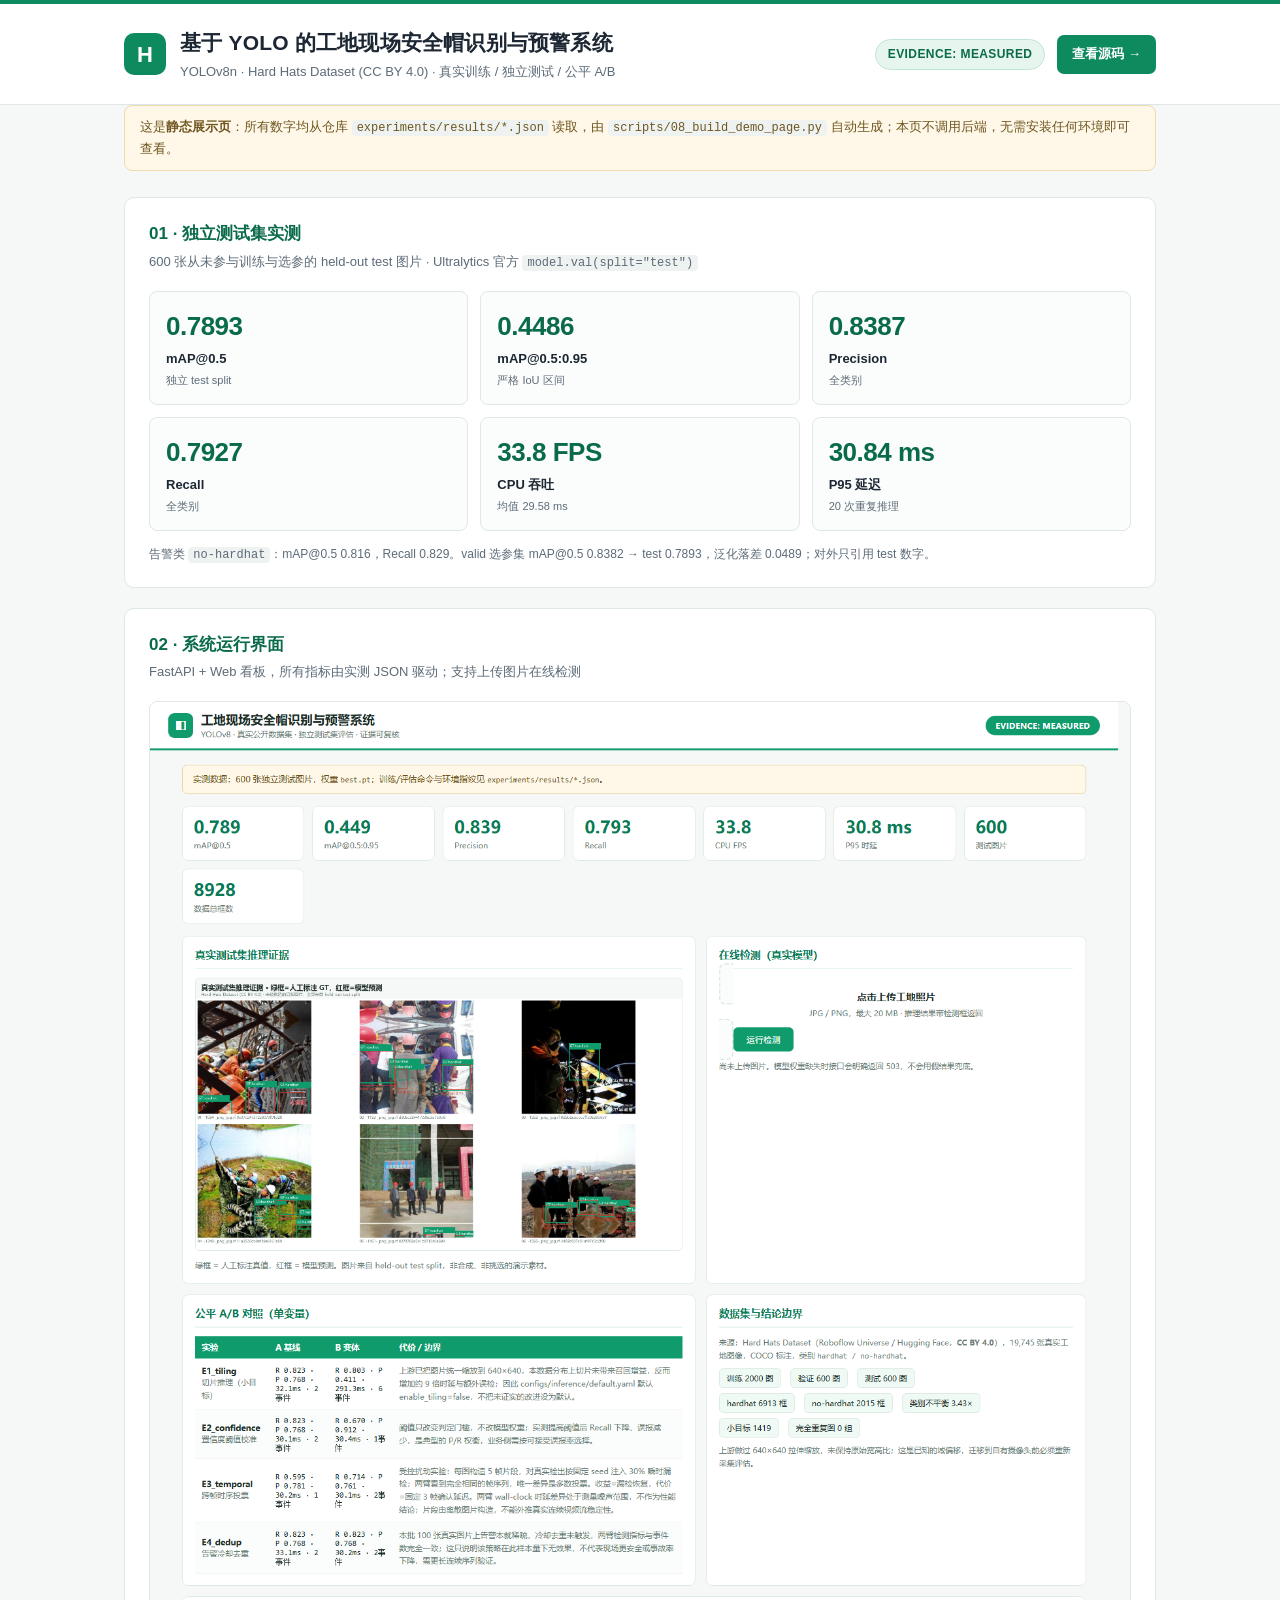
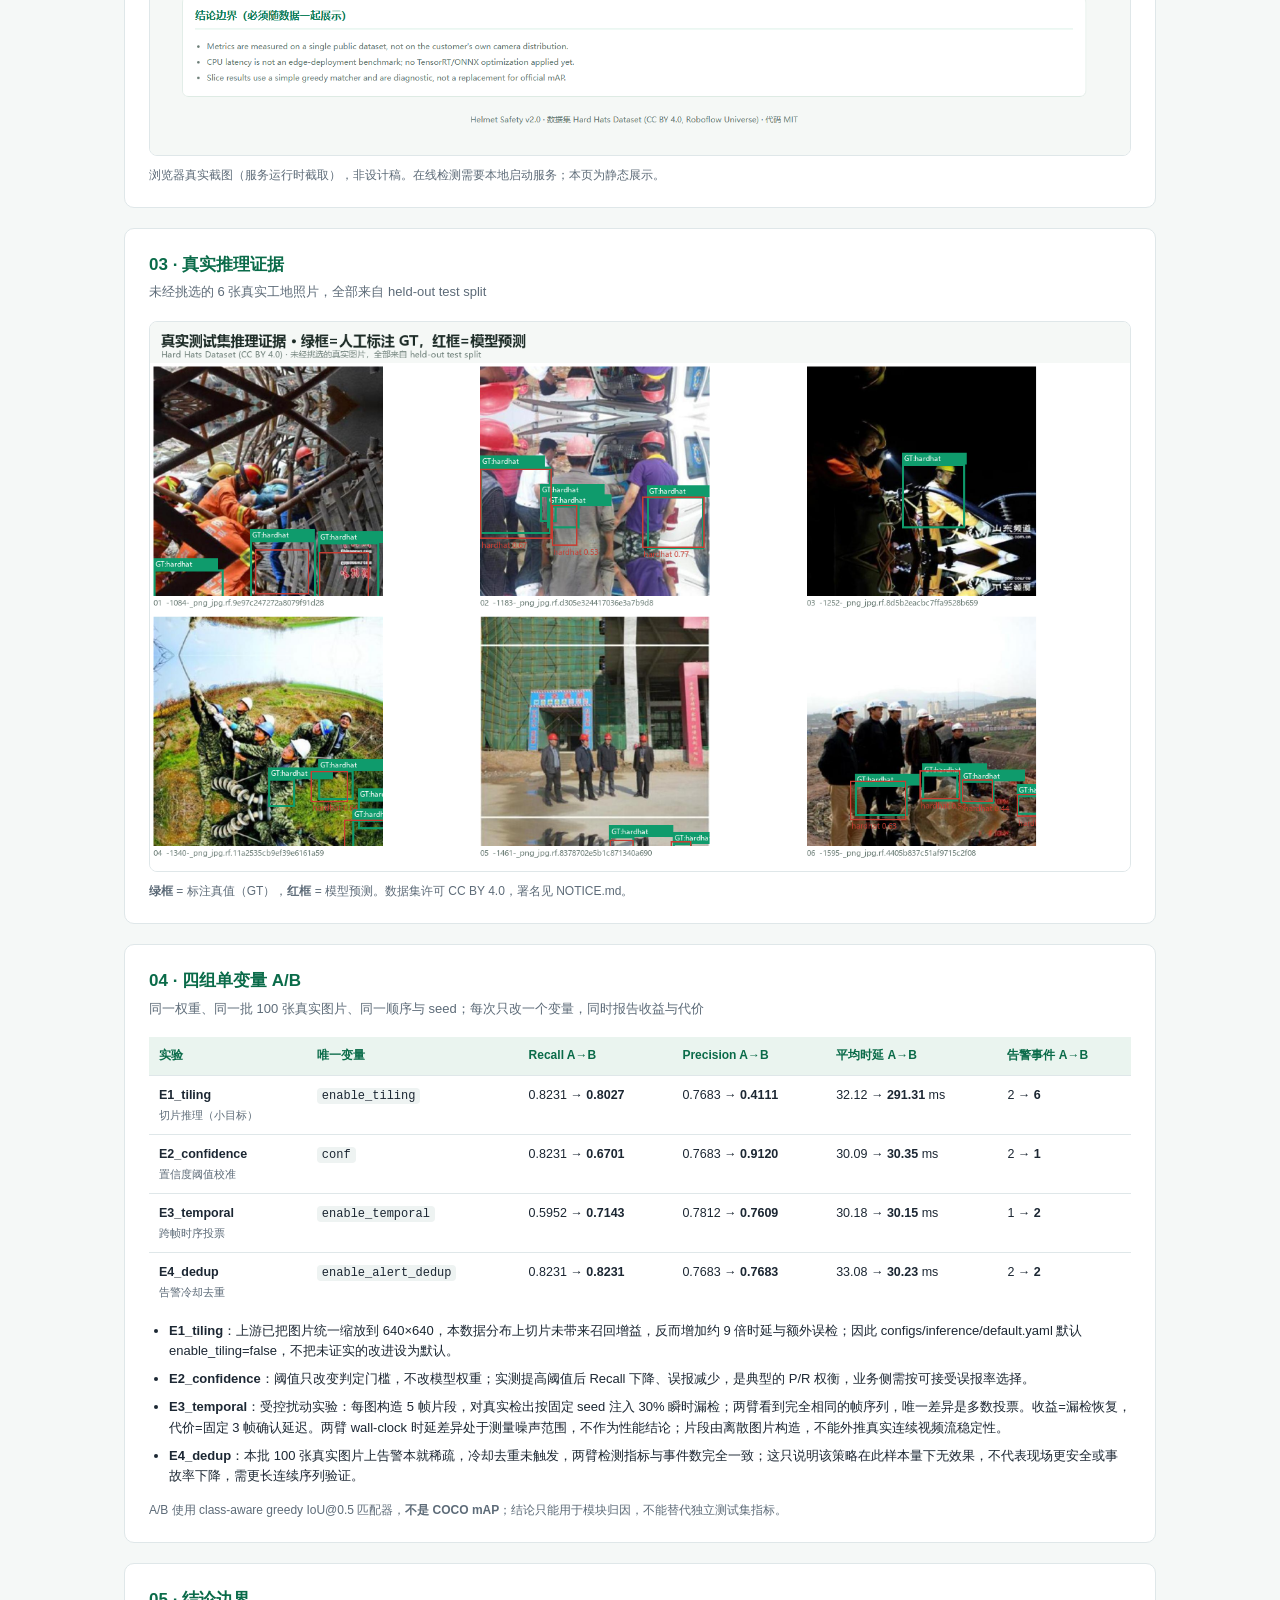
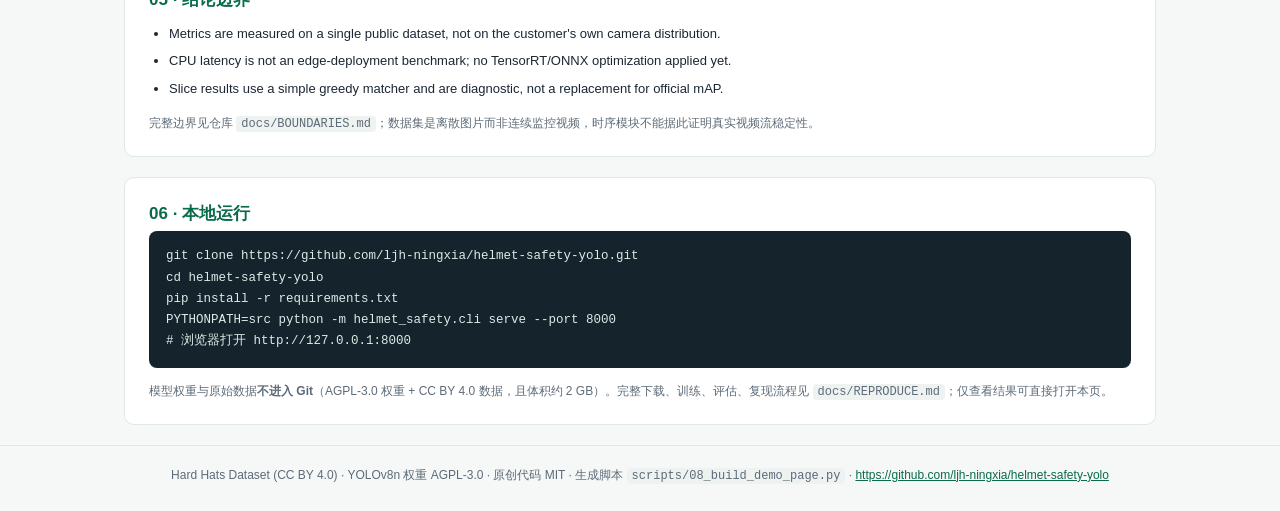
<file: docs/index.html>
<!doctype html>
<html lang="zh-CN">
<head>
<meta charset="utf-8">
<meta name="viewport" content="width=device-width, initial-scale=1">
<title>工地安全帽识别与预警系统 · 实测展示</title>
<style>
:root{--green:#0e8a5f;--green-d:#0a6b49;--ink:#1c2733;--muted:#5d6b78;--line:#dfe7e9;--bg:#f5f8f7;--card:#fff;--amber:#8a6a28;--amber-bg:#fff8e8}
*{box-sizing:border-box}
body{margin:0;background:var(--bg);color:var(--ink);font-family:-apple-system,BlinkMacSystemFont,"Segoe UI","Microsoft YaHei","PingFang SC",Arial,sans-serif;line-height:1.6}
.wrap{max-width:1080px;margin:0 auto;padding:0 24px}
header{background:#fff;border-top:4px solid var(--green);border-bottom:1px solid var(--line)}
header .wrap{display:flex;align-items:center;justify-content:space-between;gap:24px;padding-top:22px;padding-bottom:22px;flex-wrap:wrap}
.brand{display:flex;align-items:center;gap:14px}
.logo{width:42px;height:42px;border-radius:10px;background:var(--green);color:#fff;font-weight:700;font-size:22px;display:flex;align-items:center;justify-content:center;flex:none}
h1{font-size:21px;margin:0;letter-spacing:.2px}
.brand p{margin:2px 0 0;color:var(--muted);font-size:13px}
.badges{display:flex;align-items:center;gap:12px;flex-wrap:wrap}
.badge{background:#e6f5ee;color:var(--green-d);border:1px solid #bfe6d3;border-radius:999px;padding:5px 12px;font-size:12px;font-weight:700;letter-spacing:.4px}
.btn{background:var(--green);color:#fff;text-decoration:none;border-radius:7px;padding:9px 15px;font-size:13px;font-weight:600}
.btn:hover{background:var(--green-d)}
main{padding:26px 0 10px}
.notice{background:var(--amber-bg);border:1px solid #ecdcb0;color:#6f5620;border-radius:8px;padding:11px 15px;font-size:13px;margin-bottom:26px}
code{background:#eef3f2;border-radius:4px;padding:1px 5px;font-size:12px;font-family:Consolas,Monaco,monospace}
section{background:var(--card);border:1px solid var(--line);border-radius:10px;padding:22px 24px;margin-bottom:20px}
h2{font-size:17px;margin:0 0 4px;color:var(--green-d)}
.sub{margin:0 0 18px;color:var(--muted);font-size:13px}
.kpis{display:grid;grid-template-columns:repeat(3,1fr);gap:12px}
.kpi{border:1px solid var(--line);border-radius:8px;padding:14px 16px;background:#fbfdfc}
.kpi-v{font-size:26px;font-weight:700;color:var(--green-d);letter-spacing:-.5px}
.kpi-l{font-size:13px;font-weight:600;margin-top:2px}
.kpi-n{font-size:11px;color:var(--muted);margin-top:2px}
.hint{font-size:12px;color:var(--muted);margin:14px 0 0}
img.evidence{width:100%;height:auto;display:block;border:1px solid var(--line);border-radius:8px;background:#fff}
.cap{font-size:12px;color:var(--muted);margin:10px 0 0}
table{width:100%;border-collapse:collapse;font-size:12.5px}
th,td{text-align:left;padding:9px 10px;border-bottom:1px solid var(--line);vertical-align:top}
th{background:#eaf4ef;color:var(--green-d);font-weight:700;font-size:12px}
tr:last-child td{border-bottom:none}
.dim{color:var(--muted);font-size:11px}
ul{margin:10px 0 0;padding-left:20px;font-size:13px}
li{margin-bottom:7px}
pre{background:#14232c;color:#dcebe6;border-radius:8px;padding:15px 17px;overflow:auto;font-size:12.5px;line-height:1.7;margin:0 0 12px}
footer{border-top:1px solid var(--line);color:var(--muted);font-size:12px;text-align:center;padding:20px 24px 30px}
footer a{color:var(--green-d)}
@media(max-width:760px){.kpis{grid-template-columns:repeat(2,1fr)}h1{font-size:18px}table{font-size:11.5px}}
</style>
</head>
<body>
<header><div class="wrap">
  <div class="brand"><div class="logo">H</div><div>
    <h1>基于 YOLO 的工地现场安全帽识别与预警系统</h1>
    <p>YOLOv8n · Hard Hats Dataset (CC BY 4.0) · 真实训练 / 独立测试 / 公平 A/B</p>
  </div></div>
  <div class="badges"><span class="badge">EVIDENCE: MEASURED</span>
  <a class="btn" href="https://github.com/ljh-ningxia/helmet-safety-yolo">查看源码 →</a></div>
</div></header>

<main class="wrap">
<div class="notice">这是<strong>静态展示页</strong>：所有数字均从仓库 <code>experiments/results/*.json</code> 读取，由 <code>scripts/08_build_demo_page.py</code> 自动生成；本页不调用后端，无需安装任何环境即可查看。</div>

<section>
  <h2>01 · 独立测试集实测</h2>
  <p class="sub">600 张从未参与训练与选参的 held-out test 图片 · Ultralytics 官方 <code>model.val(split="test")</code></p>
  <div class="kpis"><div class="kpi"><div class="kpi-v">0.7893</div><div class="kpi-l">mAP@0.5</div><div class="kpi-n">独立 test split</div></div><div class="kpi"><div class="kpi-v">0.4486</div><div class="kpi-l">mAP@0.5:0.95</div><div class="kpi-n">严格 IoU 区间</div></div><div class="kpi"><div class="kpi-v">0.8387</div><div class="kpi-l">Precision</div><div class="kpi-n">全类别</div></div><div class="kpi"><div class="kpi-v">0.7927</div><div class="kpi-l">Recall</div><div class="kpi-n">全类别</div></div><div class="kpi"><div class="kpi-v">33.8 FPS</div><div class="kpi-l">CPU 吞吐</div><div class="kpi-n">均值 29.58 ms</div></div><div class="kpi"><div class="kpi-v">30.84 ms</div><div class="kpi-l">P95 延迟</div><div class="kpi-n">20 次重复推理</div></div></div>
  <p class="hint">告警类 <code>no-hardhat</code>：mAP@0.5 0.816，Recall 0.829。valid 选参集 mAP@0.5 0.8382 → test 0.7893，泛化落差 0.0489；对外只引用 test 数字。</p>
</section>

<section>
  <h2>02 · 系统运行界面</h2>
  <p class="sub">FastAPI + Web 看板，所有指标由实测 JSON 驱动；支持上传图片在线检测</p>
  <img class="evidence" src="assets/dashboard_live.png" alt="系统 Web 看板真实运行界面">
  <p class="cap">浏览器真实截图（服务运行时截取），非设计稿。在线检测需要本地启动服务；本页为静态展示。</p>
</section>

<section>
  <h2>03 · 真实推理证据</h2>
  <p class="sub">未经挑选的 6 张真实工地照片，全部来自 held-out test split</p>
  <img class="evidence" src="assets/real_inference.png" alt="真实图片上的检测框：绿色为标注真值，红色为模型预测">
  <p class="cap"><strong>绿框</strong> = 标注真值（GT），<strong>红框</strong> = 模型预测。数据集许可 CC BY 4.0，署名见 NOTICE.md。</p>
</section>

<section>
  <h2>04 · 四组单变量 A/B</h2>
  <p class="sub">同一权重、同一批 100 张真实图片、同一顺序与 seed；每次只改一个变量，同时报告收益与代价</p>
  <table>
    <thead><tr><th>实验</th><th>唯一变量</th><th>Recall A→B</th><th>Precision A→B</th><th>平均时延 A→B</th><th>告警事件 A→B</th></tr></thead>
    <tbody><tr><td><b>E1_tiling</b><br><span class="dim">切片推理（小目标）</span></td><td><code>enable_tiling</code></td><td>0.8231 → <b>0.8027</b></td><td>0.7683 → <b>0.4111</b></td><td>32.12 → <b>291.31</b> ms</td><td>2 → <b>6</b></td></tr>
<tr><td><b>E2_confidence</b><br><span class="dim">置信度阈值校准</span></td><td><code>conf</code></td><td>0.8231 → <b>0.6701</b></td><td>0.7683 → <b>0.9120</b></td><td>30.09 → <b>30.35</b> ms</td><td>2 → <b>1</b></td></tr>
<tr><td><b>E3_temporal</b><br><span class="dim">跨帧时序投票</span></td><td><code>enable_temporal</code></td><td>0.5952 → <b>0.7143</b></td><td>0.7812 → <b>0.7609</b></td><td>30.18 → <b>30.15</b> ms</td><td>1 → <b>2</b></td></tr>
<tr><td><b>E4_dedup</b><br><span class="dim">告警冷却去重</span></td><td><code>enable_alert_dedup</code></td><td>0.8231 → <b>0.8231</b></td><td>0.7683 → <b>0.7683</b></td><td>33.08 → <b>30.23</b> ms</td><td>2 → <b>2</b></td></tr></tbody>
  </table>
  <ul><li><b>E1_tiling</b>：上游已把图片统一缩放到 640×640，本数据分布上切片未带来召回增益，反而增加约 9 倍时延与额外误检；因此 configs/inference/default.yaml 默认 enable_tiling=false，不把未证实的改进设为默认。</li>
<li><b>E2_confidence</b>：阈值只改变判定门槛，不改模型权重；实测提高阈值后 Recall 下降、误报减少，是典型的 P/R 权衡，业务侧需按可接受误报率选择。</li>
<li><b>E3_temporal</b>：受控扰动实验：每图构造 5 帧片段，对真实检出按固定 seed 注入 30% 瞬时漏检；两臂看到完全相同的帧序列，唯一差异是多数投票。收益=漏检恢复，代价=固定 3 帧确认延迟。两臂 wall-clock 时延差异处于测量噪声范围，不作为性能结论；片段由离散图片构造，不能外推真实连续视频流稳定性。</li>
<li><b>E4_dedup</b>：本批 100 张真实图片上告警本就稀疏，冷却去重未触发，两臂检测指标与事件数完全一致；这只说明该策略在此样本量下无效果，不代表现场更安全或事故率下降，需更长连续序列验证。</li></ul>
  <p class="hint">A/B 使用 class-aware greedy IoU@0.5 匹配器，<strong>不是 COCO mAP</strong>；结论只能用于模块归因，不能替代独立测试集指标。</p>
</section>

<section>
  <h2>05 · 结论边界</h2>
  <ul><li>Metrics are measured on a single public dataset, not on the customer&#x27;s own camera distribution.</li><li>CPU latency is not an edge-deployment benchmark; no TensorRT/ONNX optimization applied yet.</li><li>Slice results use a simple greedy matcher and are diagnostic, not a replacement for official mAP.</li></ul>
  <p class="hint">完整边界见仓库 <code>docs/BOUNDARIES.md</code>；数据集是离散图片而非连续监控视频，时序模块不能据此证明真实视频流稳定性。</p>
</section>

<section>
  <h2>06 · 本地运行</h2>
  <pre>git clone https://github.com/ljh-ningxia/helmet-safety-yolo.git
cd helmet-safety-yolo
pip install -r requirements.txt
PYTHONPATH=src python -m helmet_safety.cli serve --port 8000
# 浏览器打开 http://127.0.0.1:8000</pre>
  <p class="hint">模型权重与原始数据<strong>不进入 Git</strong>（AGPL-3.0 权重 + CC BY 4.0 数据，且体积约 2 GB）。完整下载、训练、评估、复现流程见 <code>docs/REPRODUCE.md</code>；仅查看结果可直接打开本页。</p>
</section>
</main>

<footer>Hard Hats Dataset (CC BY 4.0) · YOLOv8n 权重 AGPL-3.0 · 原创代码 MIT · 生成脚本 <code>scripts/08_build_demo_page.py</code> · <a href="https://github.com/ljh-ningxia/helmet-safety-yolo">https://github.com/ljh-ningxia/helmet-safety-yolo</a></footer>
</body>
</html>
</file>
